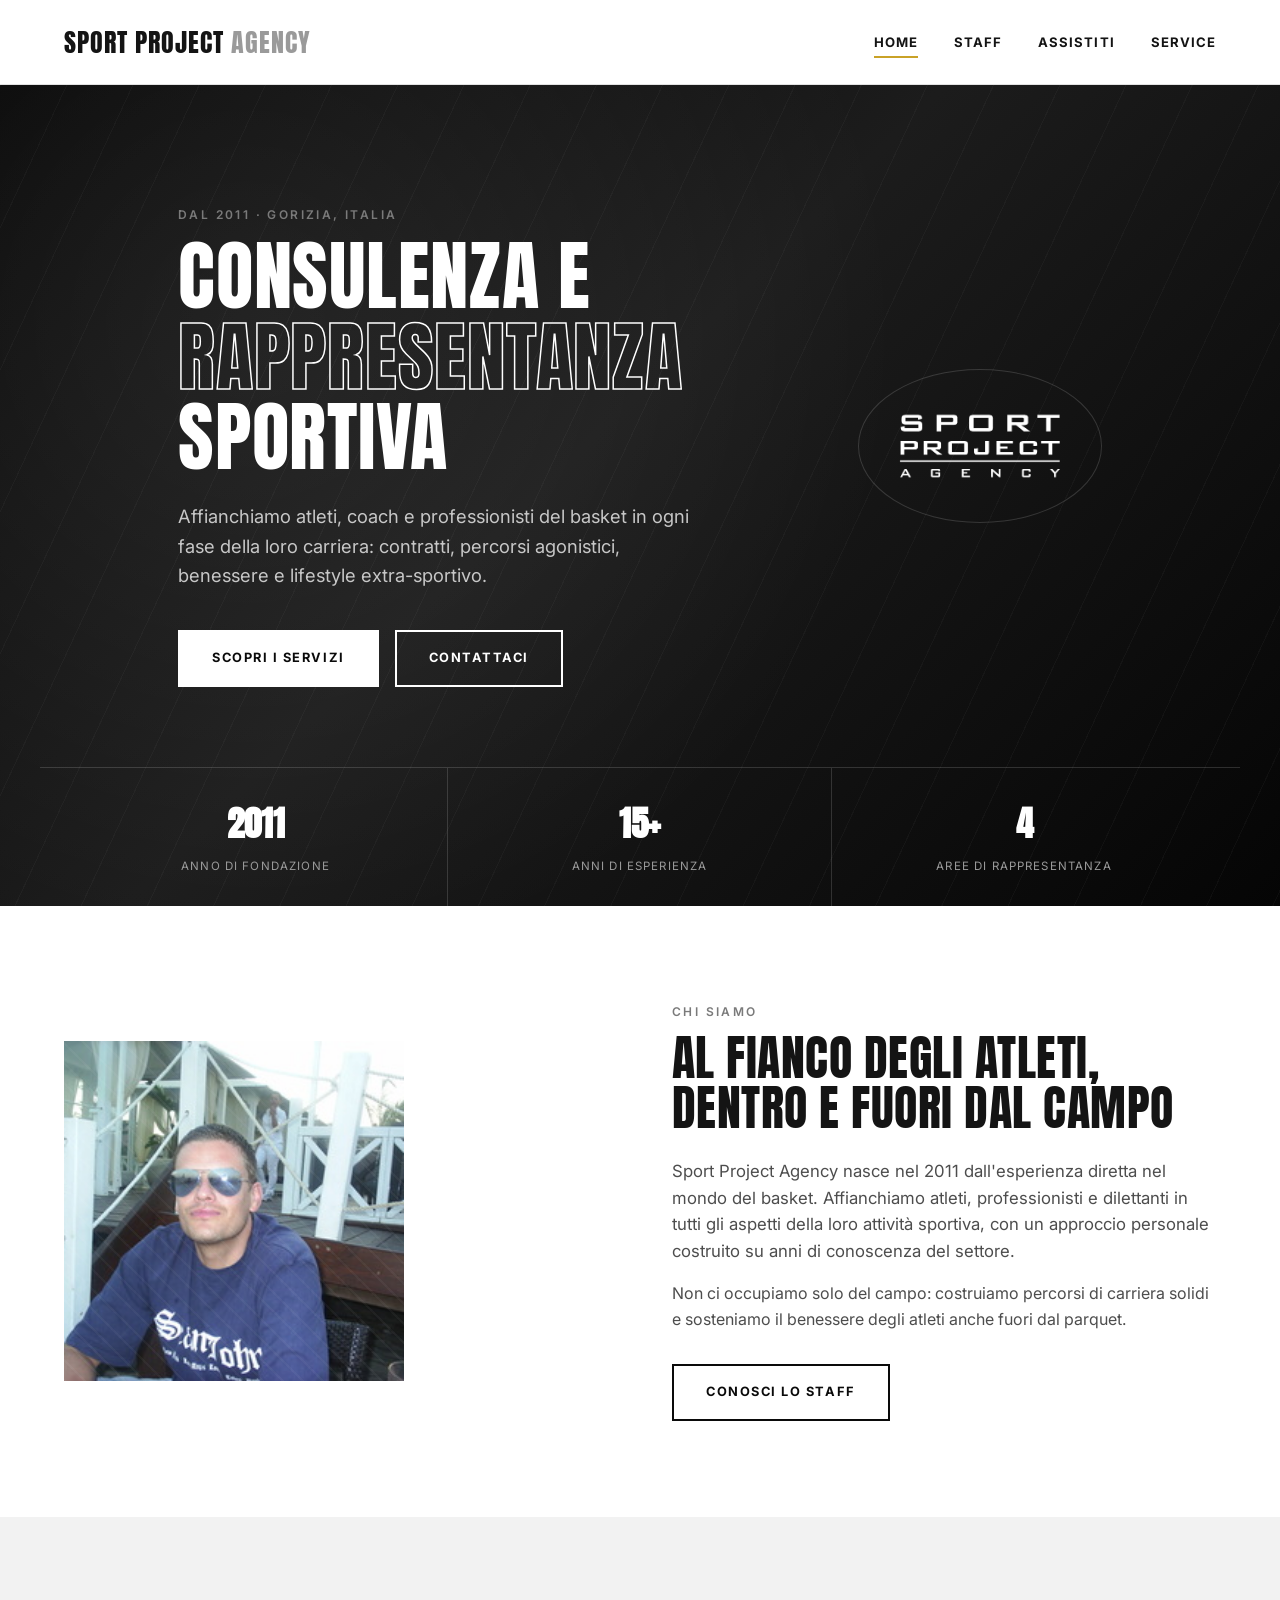
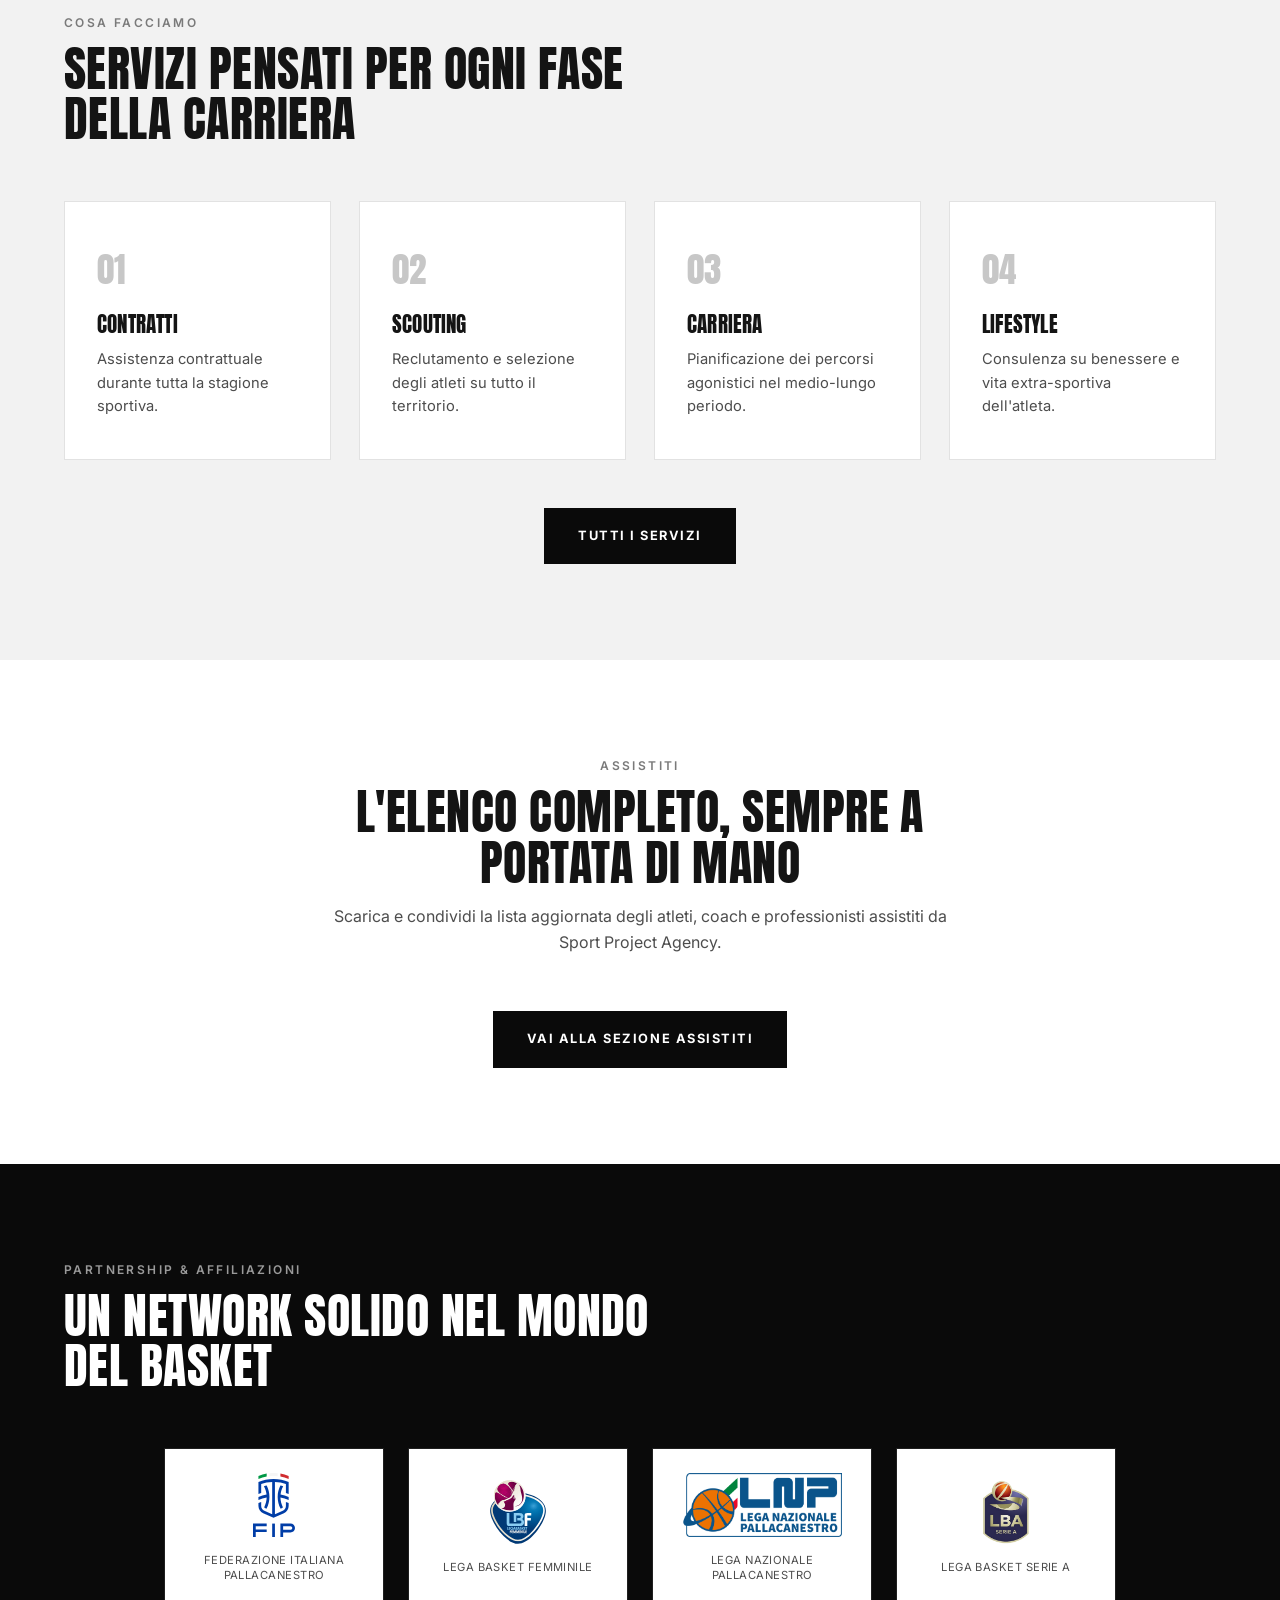
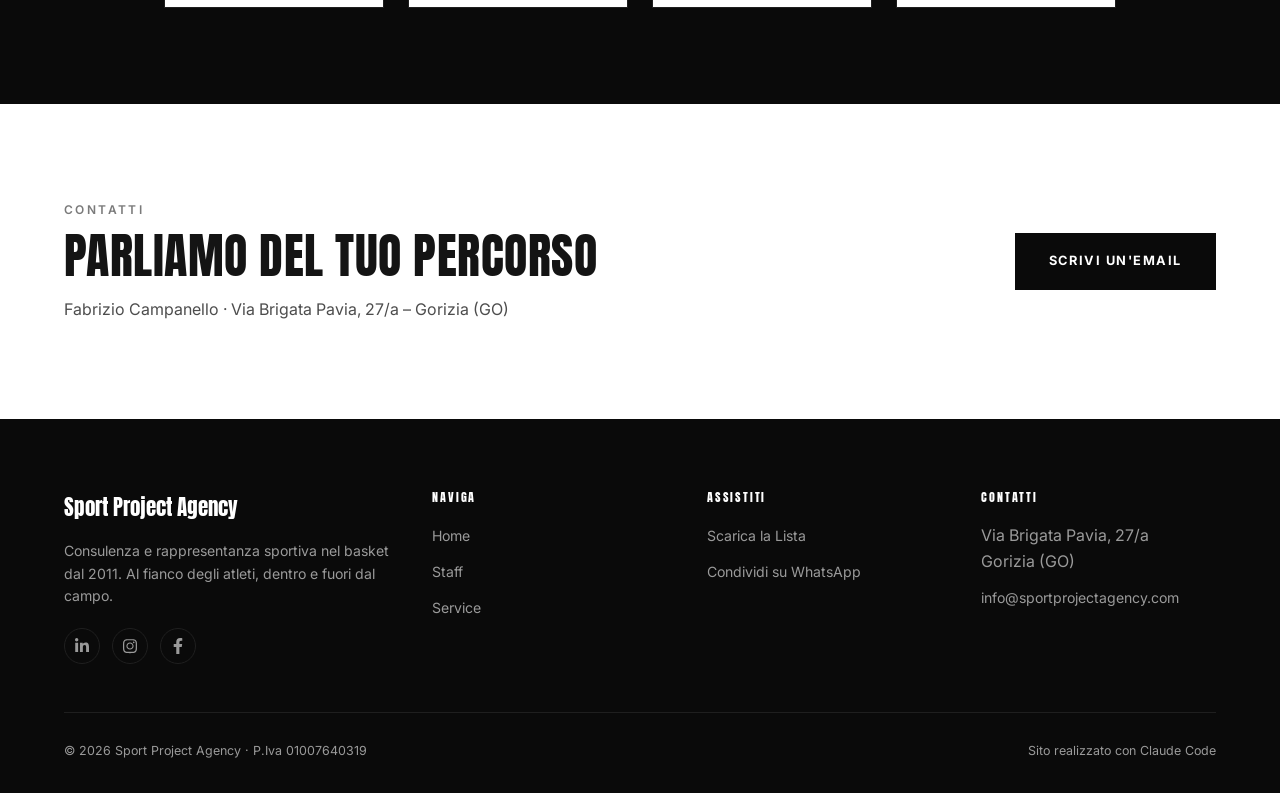
<file: index.html>
<!DOCTYPE html>
<html lang="it">
<head>
<meta charset="UTF-8">
<meta name="viewport" content="width=device-width, initial-scale=1.0">
<title>Sport Project Agency | Consulenza e Rappresentanza Sportiva</title>
<meta name="description" content="Sport Project Agency: consulenza e rappresentanza sportiva nel basket. Assistenza contrattuale, scouting, pianificazione carriera e benessere per atleti, coach e preparatori.">
<link rel="preconnect" href="https://fonts.googleapis.com">
<link href="https://fonts.googleapis.com/css2?family=Anton&family=Inter:wght@400;500;600;700&display=swap" rel="stylesheet">
<link rel="stylesheet" href="css/style.css">
</head>
<body>

<header class="site-header">
  <div class="container">
    <a href="index.html" class="logo">Sport Project <span>Agency</span></a>
    <nav class="nav">
      <ul class="nav-list">
        <li class="is-active"><a href="index.html">Home</a></li>
        <li><a href="staff.html">Staff</a></li>
        <li><a href="assistiti.html">Assistiti</a></li>
        <li><a href="service.html">Service</a></li>
      </ul>
      <a href="#contatti" class="btn btn--outline nav-cta">Contatti</a>
    </nav>
    <button class="nav-toggle" aria-label="Apri menu">
      <span></span><span></span><span></span>
    </button>
  </div>
</header>

<section class="hero">
  <div class="hero-bg"></div>
  <div class="container hero-content">
    <div class="hero-text">
      <span class="eyebrow">Dal 2011 &middot; Gorizia, Italia</span>
      <h1>Consulenza e <em>rappresentanza</em> sportiva</h1>
      <p class="lead">Affianchiamo atleti, coach e professionisti del basket in ogni fase della loro carriera: contratti, percorsi agonistici, benessere e lifestyle extra-sportivo.</p>
      <div class="hero-actions">
        <a href="service.html" class="btn btn--light">Scopri i Servizi</a>
        <a href="#contatti" class="btn btn--outline" style="border-color:#fff;color:#fff">Contattaci</a>
      </div>
    </div>
    <div class="hero-visual">
      <img src="assets/logo.png" alt="Sport Project Agency" class="hero-logo">
    </div>
  </div>
  <div class="container hero-stats">
    <div><strong>2011</strong><span>Anno di Fondazione</span></div>
    <div><strong>15+</strong><span>Anni di Esperienza</span></div>
    <div><strong>4</strong><span>Aree di Rappresentanza</span></div>
  </div>
</section>

<section class="section">
  <div class="container split reveal">
    <div class="media-block square" style="max-width:340px"><img src="upload/fabri-1.jpg" alt="Fabrizio Campanello - Sport Project Agency" loading="lazy"></div>
    <div>
      <span class="eyebrow">Chi Siamo</span>
      <h2>Al fianco degli atleti, dentro e fuori dal campo</h2>
      <p style="margin-top:24px;font-size:1.05rem;">Sport Project Agency nasce nel 2011 dall'esperienza diretta nel mondo del basket. Affianchiamo atleti, professionisti e dilettanti in tutti gli aspetti della loro attivit&agrave; sportiva, con un approccio personale costruito su anni di conoscenza del settore.</p>
      <p style="margin-top:16px;">Non ci occupiamo solo del campo: costruiamo percorsi di carriera solidi e sosteniamo il benessere degli atleti anche fuori dal parquet.</p>
      <a href="staff.html" class="btn btn--outline" style="margin-top:32px;">Conosci lo Staff</a>
    </div>
  </div>
</section>

<section class="section section--gray">
  <div class="container">
    <div class="section-head reveal">
      <span class="eyebrow">Cosa Facciamo</span>
      <h2>Servizi pensati per ogni fase della carriera</h2>
    </div>
    <div class="grid grid--4 reveal">
      <div class="card">
        <span class="num">01</span>
        <h3>Contratti</h3>
        <p>Assistenza contrattuale durante tutta la stagione sportiva.</p>
      </div>
      <div class="card">
        <span class="num">02</span>
        <h3>Scouting</h3>
        <p>Reclutamento e selezione degli atleti su tutto il territorio.</p>
      </div>
      <div class="card">
        <span class="num">03</span>
        <h3>Carriera</h3>
        <p>Pianificazione dei percorsi agonistici nel medio-lungo periodo.</p>
      </div>
      <div class="card">
        <span class="num">04</span>
        <h3>Lifestyle</h3>
        <p>Consulenza su benessere e vita extra-sportiva dell'atleta.</p>
      </div>
    </div>
    <div style="margin-top:48px;text-align:center;" class="reveal">
      <a href="service.html" class="btn">Tutti i Servizi</a>
    </div>
  </div>
</section>

<section class="section">
  <div class="container">
    <div class="section-head center reveal">
      <span class="eyebrow">Assistiti</span>
      <h2>L'elenco completo, sempre a portata di mano</h2>
      <p style="margin-top:16px;">Scarica e condividi la lista aggiornata degli atleti, coach e professionisti assistiti da Sport Project Agency.</p>
    </div>
    <div style="text-align:center;" class="reveal">
      <a href="assistiti.html" class="btn">Vai alla Sezione Assistiti</a>
    </div>
  </div>
</section>

<section class="section section--dark">
  <div class="container">
    <div class="section-head reveal">
      <span class="eyebrow">Partnership &amp; Affiliazioni</span>
      <h2>Un network solido nel mondo del basket</h2>
    </div>
    <div class="partners-row reveal">
      <div class="partner-badge">
        <img src="assets/partners/fip.svg" alt="Logo FIP - Federazione Italiana Pallacanestro" loading="lazy">
        <span>Federazione Italiana Pallacanestro</span>
      </div>
      <div class="partner-badge">
        <img src="assets/partners/lbf.svg" alt="Logo LBF - Lega Basket Femminile" loading="lazy">
        <span>Lega Basket Femminile</span>
      </div>
      <div class="partner-badge">
        <img src="assets/partners/lnp.png" alt="Logo LNP - Lega Nazionale Pallacanestro" loading="lazy">
        <span>Lega Nazionale Pallacanestro</span>
      </div>
      <div class="partner-badge">
        <img src="assets/partners/lba.png" alt="Logo LBA - Lega Basket Serie A" loading="lazy">
        <span>Lega Basket Serie A</span>
      </div>
    </div>
  </div>
</section>

<section class="section" id="contatti">
  <div class="container cta-band reveal">
    <div>
      <span class="eyebrow">Contatti</span>
      <h2>Parliamo del tuo percorso</h2>
      <p style="margin-top:16px;">Fabrizio Campanello &middot; Via Brigata Pavia, 27/a &ndash; Gorizia (GO)</p>
    </div>
    <a href="mailto:info@sportprojectagency.com" class="btn">Scrivi un'Email</a>
  </div>
</section>

<footer class="site-footer">
  <div class="container">
    <div class="footer-grid">
      <div>
        <span class="footer-logo">Sport Project Agency</span>
        <p>Consulenza e rappresentanza sportiva nel basket dal 2011. Al fianco degli atleti, dentro e fuori dal campo.</p>
        <div class="footer-social">
          <a href="#" aria-label="LinkedIn"><svg viewBox="0 0 448 512"><path d="M100.28 448H7.4V148.9h92.88zM53.79 108.1C24.09 108.1 0 83.5 0 53.8a53.79 53.79 0 0 1 107.58 0c0 29.7-24.1 54.3-53.79 54.3zM447.9 448h-92.68V302.4c0-34.7-.7-79.2-48.29-79.2-48.29 0-55.69 37.7-55.69 76.7V448h-92.78V148.9h89.08v40.8h1.3c12.4-23.5 42.69-48.3 87.88-48.3 94 0 111.28 61.9 111.28 142.3V448z"/></svg></a>
          <a href="#" aria-label="Instagram"><svg viewBox="0 0 448 512"><path d="M224.1 141c-63.6 0-114.9 51.3-114.9 114.9 0 63.6 51.3 114.9 114.9 114.9 63.6 0 114.9-51.3 114.9-114.9 0-63.6-51.3-114.9-114.9-114.9zM224.1 336c-44.1 0-80-35.9-80-80s35.9-80 80-80 80 35.9 80 80-35.9 80-80 80zm146.4-194.3c0 14.9-12 26.9-26.9 26.9-14.9 0-26.9-12-26.9-26.9 0-14.9 12-26.9 26.9-26.9 14.9 0 26.9 12 26.9 26.9zm76.1 27.2c-1.7-35.9-9.9-67.7-36.2-93.9-26.2-26.2-58-34.4-93.9-36.2-37-2.1-147.9-2.1-184.9 0-35.8 1.7-67.6 9.9-93.9 36.1s-34.4 58-36.2 93.9c-2.1 37-2.1 147.9 0 184.9 1.7 35.9 9.9 67.7 36.2 93.9s58 34.4 93.9 36.2c37 2.1 147.9 2.1 184.9 0 35.9-1.7 67.7-9.9 93.9-36.2 26.2-26.2 34.4-58 36.2-93.9 2.1-37 2.1-147.8 0-184.8zM398.8 388c-7.8 19.6-22.9 34.7-42.6 42.6-29.5 11.7-99.5 9-132.2 9s-102.7 2.6-132.2-9c-19.6-7.8-34.7-22.9-42.6-42.6-11.7-29.5-9-99.5-9-132.2s-2.6-102.7 9-132.2c7.8-19.6 22.9-34.7 42.6-42.6 29.5-11.7 99.5-9 132.2-9s102.7-2.6 132.2 9c19.6 7.8 34.7 22.9 42.6 42.6 11.7 29.5 9 99.5 9 132.2s2.7 102.8-9 132.2z"/></svg></a>
          <a href="#" aria-label="Facebook"><svg viewBox="0 0 320 512"><path d="M279.14 288l14.22-92.66h-88.91v-60.13c0-25.35 12.42-50.06 52.24-50.06h40.42V6.26S260.43 0 225.36 0c-73.22 0-121.08 44.38-121.08 124.72v70.62H22.89V288h81.39v224h100.17V288z"/></svg></a>
        </div>
      </div>
      <div>
        <h4>Naviga</h4>
        <ul>
          <li><a href="index.html">Home</a></li>
          <li><a href="staff.html">Staff</a></li>
          <li><a href="service.html">Service</a></li>
        </ul>
      </div>
      <div>
        <h4>Assistiti</h4>
        <ul>
          <li><a href="assistiti.html">Scarica la Lista</a></li>
          <li><a href="assistiti.html#condividi">Condividi su WhatsApp</a></li>
        </ul>
      </div>
      <div>
        <h4>Contatti</h4>
        <ul>
          <li>Via Brigata Pavia, 27/a<br>Gorizia (GO)</li>
          <li><a href="mailto:info@sportprojectagency.com">info@sportprojectagency.com</a></li>
        </ul>
      </div>
    </div>
    <div class="footer-bottom">
      <span>&copy; 2026 Sport Project Agency &middot; P.Iva 01007640319</span>
      <span>Sito realizzato con Claude Code</span>
    </div>
  </div>
</footer>

<script src="js/main.js"></script>
</body>
</html>
</file>
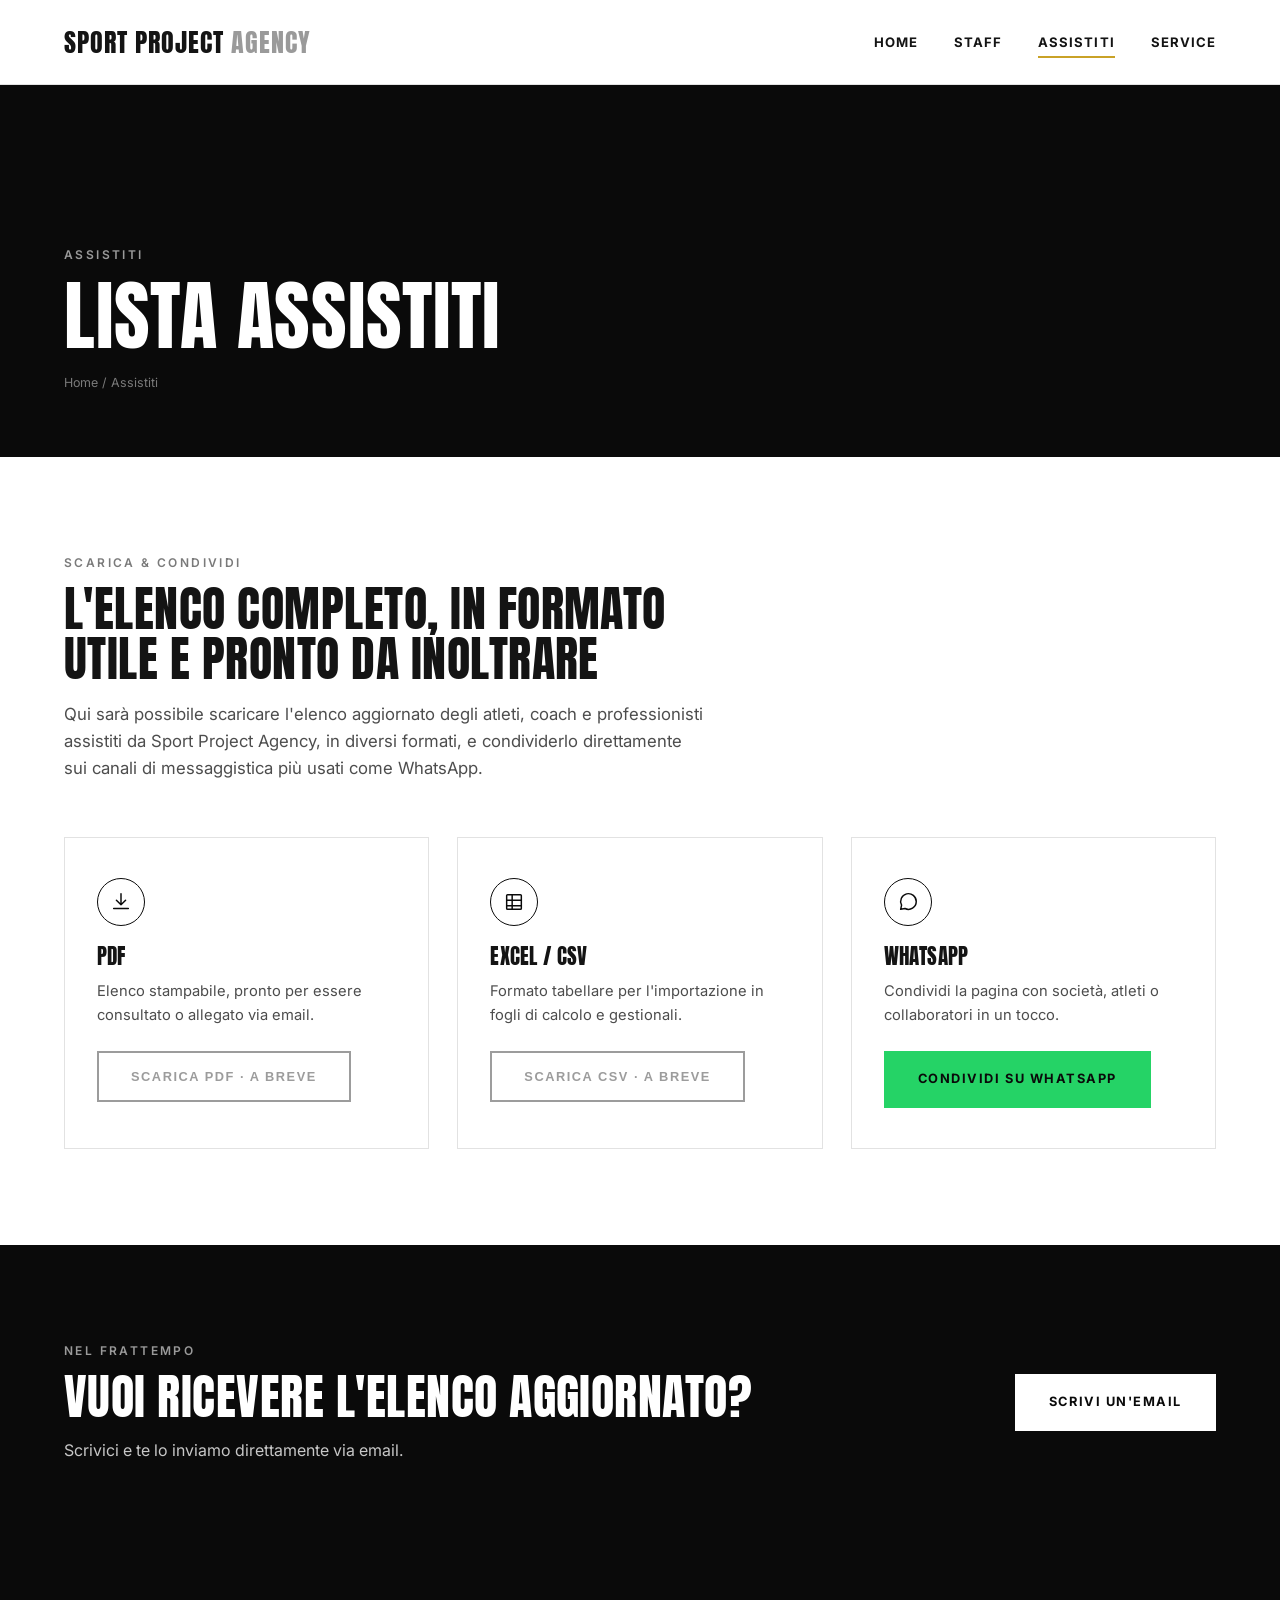
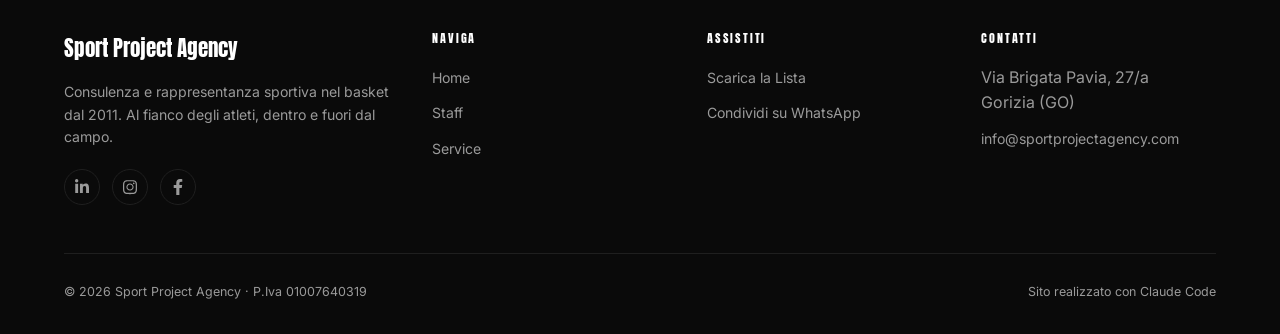
<file: assistiti.html>
<!DOCTYPE html>
<html lang="it">
<head>
<meta charset="UTF-8">
<meta name="viewport" content="width=device-width, initial-scale=1.0">
<title>Assistiti | Sport Project Agency</title>
<meta name="description" content="Scarica e condividi la lista degli atleti, coach e professionisti assistiti da Sport Project Agency, anche via WhatsApp.">
<link rel="preconnect" href="https://fonts.googleapis.com">
<link href="https://fonts.googleapis.com/css2?family=Anton&family=Inter:wght@400;500;600;700&display=swap" rel="stylesheet">
<link rel="stylesheet" href="css/style.css">
</head>
<body>

<header class="site-header">
  <div class="container">
    <a href="index.html" class="logo">Sport Project <span>Agency</span></a>
    <nav class="nav">
      <ul class="nav-list">
        <li><a href="index.html">Home</a></li>
        <li><a href="staff.html">Staff</a></li>
        <li class="is-active"><a href="assistiti.html">Assistiti</a></li>
        <li><a href="service.html">Service</a></li>
      </ul>
      <a href="index.html#contatti" class="btn btn--outline nav-cta">Contatti</a>
    </nav>
    <button class="nav-toggle" aria-label="Apri menu">
      <span></span><span></span><span></span>
    </button>
  </div>
</header>

<section class="page-header">
  <div class="container">
    <span class="eyebrow">Assistiti</span>
    <h1>Lista Assistiti</h1>
    <p class="breadcrumb"><a href="index.html">Home</a> / Assistiti</p>
  </div>
</section>

<section class="section">
  <div class="container">
    <div class="section-head reveal">
      <span class="eyebrow">Scarica &amp; Condividi</span>
      <h2>L'elenco completo, in formato utile e pronto da inoltrare</h2>
      <p style="margin-top:16px;font-size:1.05rem;">Qui sar&agrave; possibile scaricare l'elenco aggiornato degli atleti, coach e professionisti assistiti da Sport Project Agency, in diversi formati, e condividerlo direttamente sui canali di messaggistica pi&ugrave; usati come WhatsApp.</p>
    </div>

    <div class="grid grid--3 reveal">
      <div class="card">
        <div class="icon-box">
          <svg viewBox="0 0 24 24"><path d="M12 3v12m0 0l-5-5m5 5l5-5M4 19h16" stroke-linecap="round" stroke-linejoin="round"/></svg>
        </div>
        <h3>PDF</h3>
        <p>Elenco stampabile, pronto per essere consultato o allegato via email.</p>
        <button class="btn btn--outline" style="margin-top:24px;" disabled aria-disabled="true">Scarica PDF &middot; A breve</button>
      </div>
      <div class="card">
        <div class="icon-box">
          <svg viewBox="0 0 24 24"><rect x="4" y="4" width="16" height="16" rx="1"/><path d="M4 10h16M4 16h16M10 4v16" stroke-linecap="round" stroke-linejoin="round"/></svg>
        </div>
        <h3>Excel / CSV</h3>
        <p>Formato tabellare per l'importazione in fogli di calcolo e gestionali.</p>
        <button class="btn btn--outline" style="margin-top:24px;" disabled aria-disabled="true">Scarica CSV &middot; A breve</button>
      </div>
      <div class="card" id="condividi">
        <div class="icon-box">
          <svg viewBox="0 0 24 24"><path d="M21 11.5a8.5 8.5 0 01-12.3 7.6L4 20l1-4.6A8.5 8.5 0 1121 11.5z" stroke-linecap="round" stroke-linejoin="round"/></svg>
        </div>
        <h3>WhatsApp</h3>
        <p>Condividi la pagina con societ&agrave;, atleti o collaboratori in un tocco.</p>
        <a class="btn btn--whatsapp" style="margin-top:24px;" href="https://wa.me/?text=Ecco%20la%20lista%20assistiti%20di%20Sport%20Project%20Agency%3A%20https%3A%2F%2Fsportprojectagency.com%2Fassistiti.html" target="_blank" rel="noopener">Condividi su WhatsApp</a>
      </div>
    </div>
  </div>
</section>

<section class="section section--dark">
  <div class="container cta-band reveal">
    <div>
      <span class="eyebrow">Nel Frattempo</span>
      <h2>Vuoi ricevere l'elenco aggiornato?</h2>
      <p style="margin-top:16px;">Scrivici e te lo inviamo direttamente via email.</p>
    </div>
    <a href="mailto:info@sportprojectagency.com" class="btn btn--light">Scrivi un'Email</a>
  </div>
</section>

<footer class="site-footer">
  <div class="container">
    <div class="footer-grid">
      <div>
        <span class="footer-logo">Sport Project Agency</span>
        <p>Consulenza e rappresentanza sportiva nel basket dal 2011. Al fianco degli atleti, dentro e fuori dal campo.</p>
        <div class="footer-social">
          <a href="#" aria-label="LinkedIn"><svg viewBox="0 0 448 512"><path d="M100.28 448H7.4V148.9h92.88zM53.79 108.1C24.09 108.1 0 83.5 0 53.8a53.79 53.79 0 0 1 107.58 0c0 29.7-24.1 54.3-53.79 54.3zM447.9 448h-92.68V302.4c0-34.7-.7-79.2-48.29-79.2-48.29 0-55.69 37.7-55.69 76.7V448h-92.78V148.9h89.08v40.8h1.3c12.4-23.5 42.69-48.3 87.88-48.3 94 0 111.28 61.9 111.28 142.3V448z"/></svg></a>
          <a href="#" aria-label="Instagram"><svg viewBox="0 0 448 512"><path d="M224.1 141c-63.6 0-114.9 51.3-114.9 114.9 0 63.6 51.3 114.9 114.9 114.9 63.6 0 114.9-51.3 114.9-114.9 0-63.6-51.3-114.9-114.9-114.9zM224.1 336c-44.1 0-80-35.9-80-80s35.9-80 80-80 80 35.9 80 80-35.9 80-80 80zm146.4-194.3c0 14.9-12 26.9-26.9 26.9-14.9 0-26.9-12-26.9-26.9 0-14.9 12-26.9 26.9-26.9 14.9 0 26.9 12 26.9 26.9zm76.1 27.2c-1.7-35.9-9.9-67.7-36.2-93.9-26.2-26.2-58-34.4-93.9-36.2-37-2.1-147.9-2.1-184.9 0-35.8 1.7-67.6 9.9-93.9 36.1s-34.4 58-36.2 93.9c-2.1 37-2.1 147.9 0 184.9 1.7 35.9 9.9 67.7 36.2 93.9s58 34.4 93.9 36.2c37 2.1 147.9 2.1 184.9 0 35.9-1.7 67.7-9.9 93.9-36.2 26.2-26.2 34.4-58 36.2-93.9 2.1-37 2.1-147.8 0-184.8zM398.8 388c-7.8 19.6-22.9 34.7-42.6 42.6-29.5 11.7-99.5 9-132.2 9s-102.7 2.6-132.2-9c-19.6-7.8-34.7-22.9-42.6-42.6-11.7-29.5-9-99.5-9-132.2s-2.6-102.7 9-132.2c7.8-19.6 22.9-34.7 42.6-42.6 29.5-11.7 99.5-9 132.2-9s102.7-2.6 132.2 9c19.6 7.8 34.7 22.9 42.6 42.6 11.7 29.5 9 99.5 9 132.2s2.7 102.8-9 132.2z"/></svg></a>
          <a href="#" aria-label="Facebook"><svg viewBox="0 0 320 512"><path d="M279.14 288l14.22-92.66h-88.91v-60.13c0-25.35 12.42-50.06 52.24-50.06h40.42V6.26S260.43 0 225.36 0c-73.22 0-121.08 44.38-121.08 124.72v70.62H22.89V288h81.39v224h100.17V288z"/></svg></a>
        </div>
      </div>
      <div>
        <h4>Naviga</h4>
        <ul>
          <li><a href="index.html">Home</a></li>
          <li><a href="staff.html">Staff</a></li>
          <li><a href="service.html">Service</a></li>
        </ul>
      </div>
      <div>
        <h4>Assistiti</h4>
        <ul>
          <li><a href="assistiti.html">Scarica la Lista</a></li>
          <li><a href="assistiti.html#condividi">Condividi su WhatsApp</a></li>
        </ul>
      </div>
      <div>
        <h4>Contatti</h4>
        <ul>
          <li>Via Brigata Pavia, 27/a<br>Gorizia (GO)</li>
          <li><a href="mailto:info@sportprojectagency.com">info@sportprojectagency.com</a></li>
        </ul>
      </div>
    </div>
    <div class="footer-bottom">
      <span>&copy; 2026 Sport Project Agency &middot; P.Iva 01007640319</span>
      <span>Sito realizzato con Claude Code</span>
    </div>
  </div>
</footer>

<script src="js/main.js"></script>
</body>
</html>
</file>
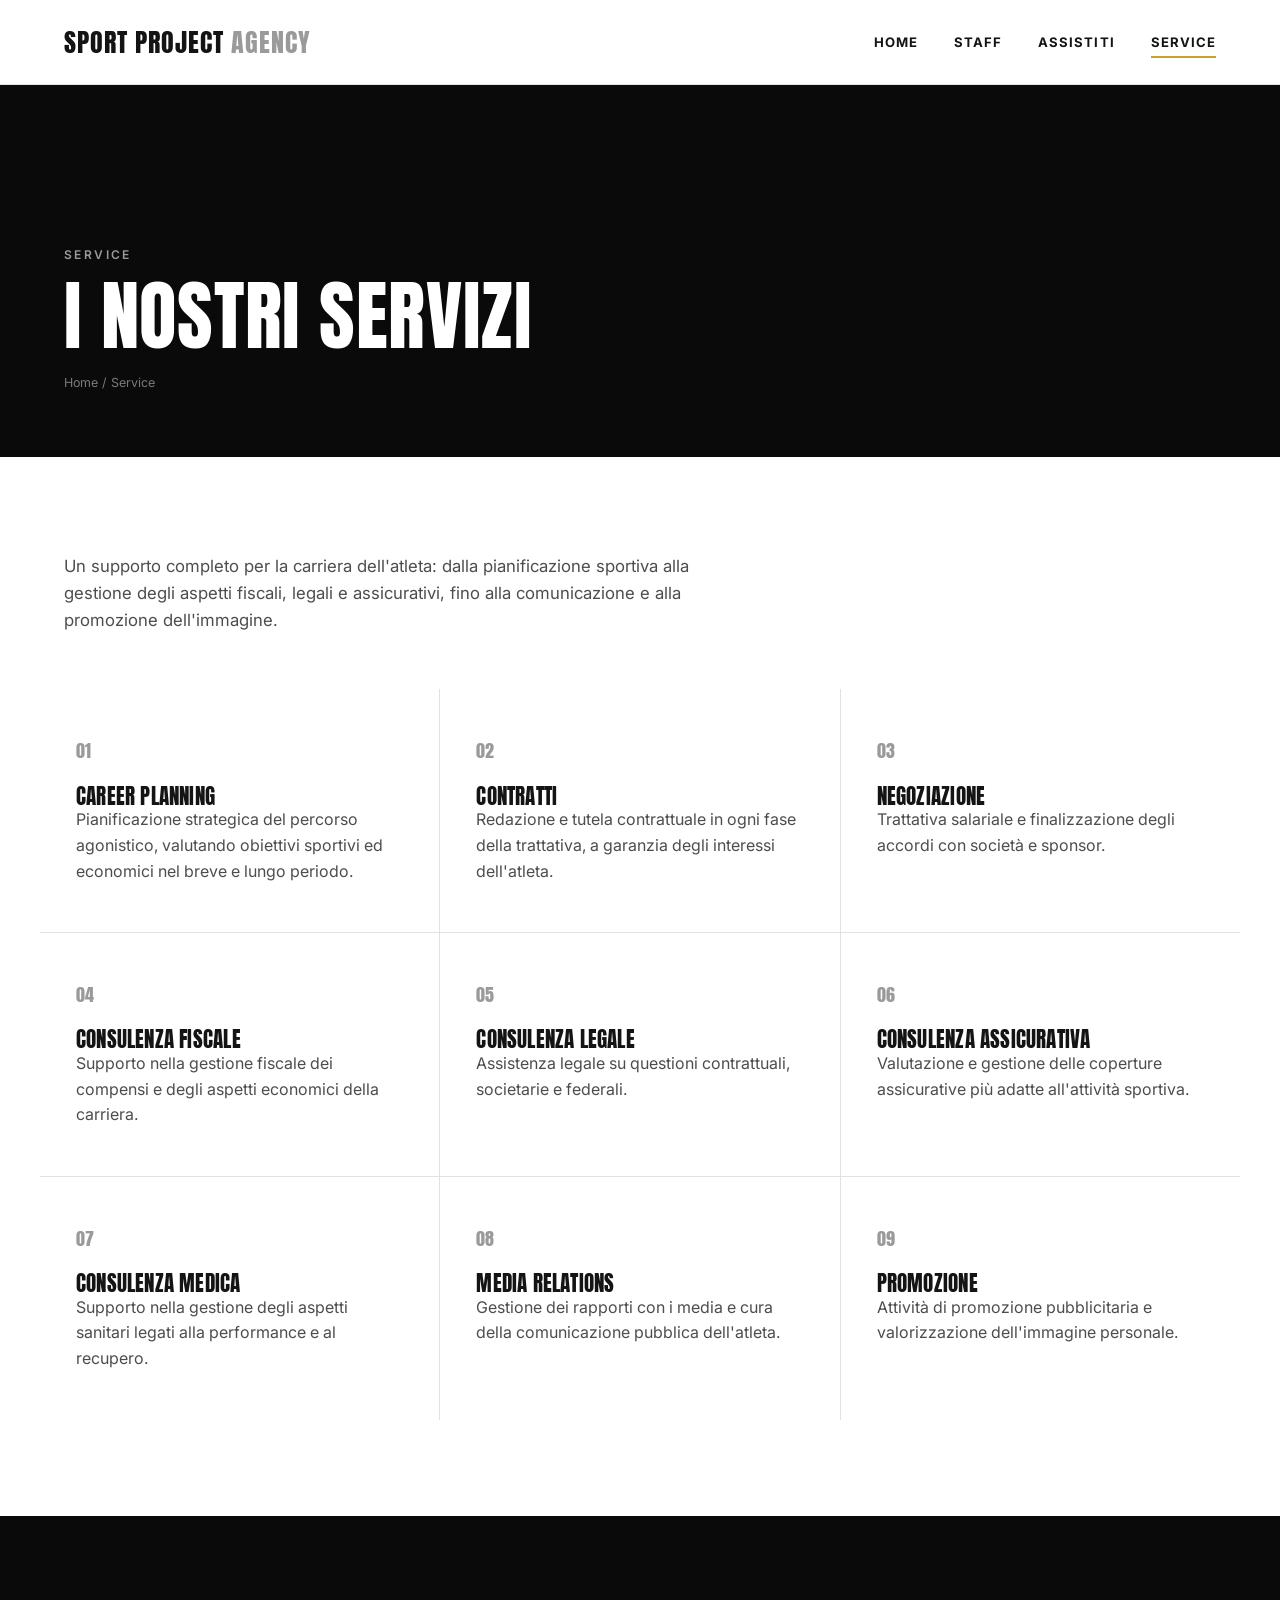
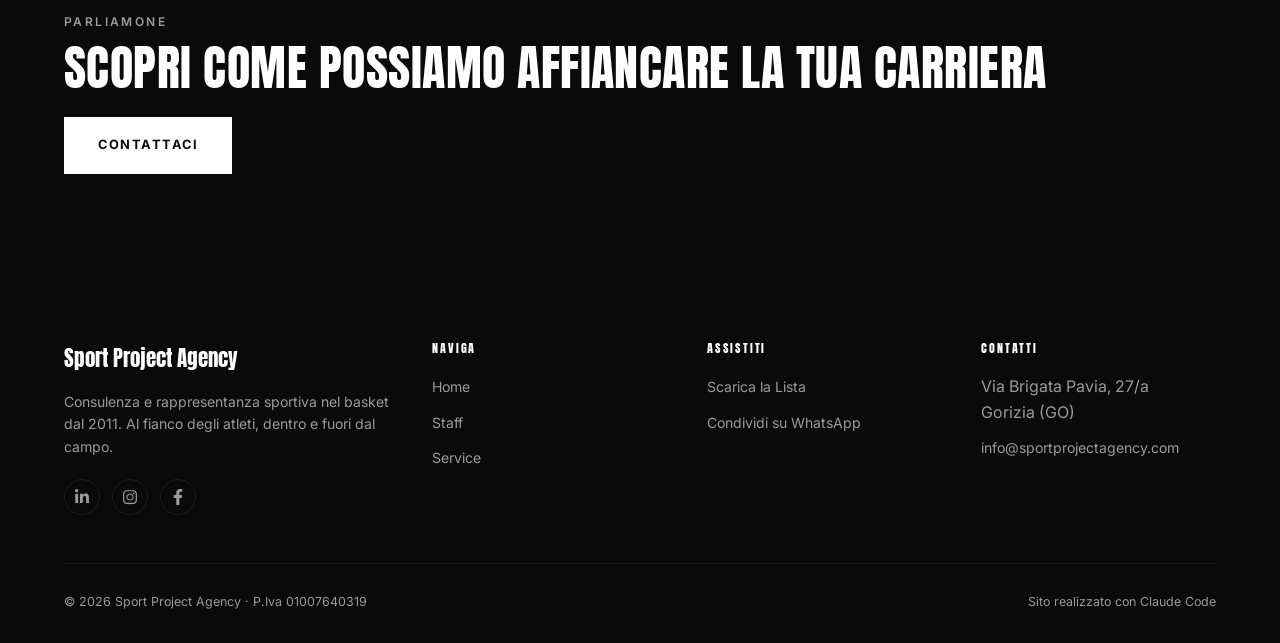
<file: service.html>
<!DOCTYPE html>
<html lang="it">
<head>
<meta charset="UTF-8">
<meta name="viewport" content="width=device-width, initial-scale=1.0">
<title>Service | Sport Project Agency</title>
<meta name="description" content="I servizi di Sport Project Agency: pianificazione carriera, contratti, negoziazione, consulenza fiscale, legale, assicurativa, medica, media e promozione.">
<link rel="preconnect" href="https://fonts.googleapis.com">
<link href="https://fonts.googleapis.com/css2?family=Anton&family=Inter:wght@400;500;600;700&display=swap" rel="stylesheet">
<link rel="stylesheet" href="css/style.css">
</head>
<body>

<header class="site-header">
  <div class="container">
    <a href="index.html" class="logo">Sport Project <span>Agency</span></a>
    <nav class="nav">
      <ul class="nav-list">
        <li><a href="index.html">Home</a></li>
        <li><a href="staff.html">Staff</a></li>
        <li><a href="assistiti.html">Assistiti</a></li>
        <li class="is-active"><a href="service.html">Service</a></li>
      </ul>
      <a href="index.html#contatti" class="btn btn--outline nav-cta">Contatti</a>
    </nav>
    <button class="nav-toggle" aria-label="Apri menu">
      <span></span><span></span><span></span>
    </button>
  </div>
</header>

<section class="page-header">
  <div class="container">
    <span class="eyebrow">Service</span>
    <h1>I nostri servizi</h1>
    <p class="breadcrumb"><a href="index.html">Home</a> / Service</p>
  </div>
</section>

<section class="section">
  <div class="container">
    <div class="section-head reveal">
      <p style="font-size:1.05rem;">Un supporto completo per la carriera dell'atleta: dalla pianificazione sportiva alla gestione degli aspetti fiscali, legali e assicurativi, fino alla comunicazione e alla promozione dell'immagine.</p>
    </div>
  </div>
  <div class="container reveal" style="padding:0;">
    <div class="service-detail-grid">
      <div class="service-detail">
        <span class="num">01</span>
        <h3>Career Planning</h3>
        <p>Pianificazione strategica del percorso agonistico, valutando obiettivi sportivi ed economici nel breve e lungo periodo.</p>
      </div>
      <div class="service-detail">
        <span class="num">02</span>
        <h3>Contratti</h3>
        <p>Redazione e tutela contrattuale in ogni fase della trattativa, a garanzia degli interessi dell'atleta.</p>
      </div>
      <div class="service-detail">
        <span class="num">03</span>
        <h3>Negoziazione</h3>
        <p>Trattativa salariale e finalizzazione degli accordi con societ&agrave; e sponsor.</p>
      </div>
      <div class="service-detail">
        <span class="num">04</span>
        <h3>Consulenza Fiscale</h3>
        <p>Supporto nella gestione fiscale dei compensi e degli aspetti economici della carriera.</p>
      </div>
      <div class="service-detail">
        <span class="num">05</span>
        <h3>Consulenza Legale</h3>
        <p>Assistenza legale su questioni contrattuali, societarie e federali.</p>
      </div>
      <div class="service-detail">
        <span class="num">06</span>
        <h3>Consulenza Assicurativa</h3>
        <p>Valutazione e gestione delle coperture assicurative pi&ugrave; adatte all'attivit&agrave; sportiva.</p>
      </div>
      <div class="service-detail">
        <span class="num">07</span>
        <h3>Consulenza Medica</h3>
        <p>Supporto nella gestione degli aspetti sanitari legati alla performance e al recupero.</p>
      </div>
      <div class="service-detail">
        <span class="num">08</span>
        <h3>Media Relations</h3>
        <p>Gestione dei rapporti con i media e cura della comunicazione pubblica dell'atleta.</p>
      </div>
      <div class="service-detail">
        <span class="num">09</span>
        <h3>Promozione</h3>
        <p>Attivit&agrave; di promozione pubblicitaria e valorizzazione dell'immagine personale.</p>
      </div>
    </div>
  </div>
</section>

<section class="section section--dark">
  <div class="container cta-band reveal">
    <div>
      <span class="eyebrow">Parliamone</span>
      <h2>Scopri come possiamo affiancare la tua carriera</h2>
    </div>
    <a href="index.html#contatti" class="btn btn--light">Contattaci</a>
  </div>
</section>

<footer class="site-footer">
  <div class="container">
    <div class="footer-grid">
      <div>
        <span class="footer-logo">Sport Project Agency</span>
        <p>Consulenza e rappresentanza sportiva nel basket dal 2011. Al fianco degli atleti, dentro e fuori dal campo.</p>
        <div class="footer-social">
          <a href="#" aria-label="LinkedIn"><svg viewBox="0 0 448 512"><path d="M100.28 448H7.4V148.9h92.88zM53.79 108.1C24.09 108.1 0 83.5 0 53.8a53.79 53.79 0 0 1 107.58 0c0 29.7-24.1 54.3-53.79 54.3zM447.9 448h-92.68V302.4c0-34.7-.7-79.2-48.29-79.2-48.29 0-55.69 37.7-55.69 76.7V448h-92.78V148.9h89.08v40.8h1.3c12.4-23.5 42.69-48.3 87.88-48.3 94 0 111.28 61.9 111.28 142.3V448z"/></svg></a>
          <a href="#" aria-label="Instagram"><svg viewBox="0 0 448 512"><path d="M224.1 141c-63.6 0-114.9 51.3-114.9 114.9 0 63.6 51.3 114.9 114.9 114.9 63.6 0 114.9-51.3 114.9-114.9 0-63.6-51.3-114.9-114.9-114.9zM224.1 336c-44.1 0-80-35.9-80-80s35.9-80 80-80 80 35.9 80 80-35.9 80-80 80zm146.4-194.3c0 14.9-12 26.9-26.9 26.9-14.9 0-26.9-12-26.9-26.9 0-14.9 12-26.9 26.9-26.9 14.9 0 26.9 12 26.9 26.9zm76.1 27.2c-1.7-35.9-9.9-67.7-36.2-93.9-26.2-26.2-58-34.4-93.9-36.2-37-2.1-147.9-2.1-184.9 0-35.8 1.7-67.6 9.9-93.9 36.1s-34.4 58-36.2 93.9c-2.1 37-2.1 147.9 0 184.9 1.7 35.9 9.9 67.7 36.2 93.9s58 34.4 93.9 36.2c37 2.1 147.9 2.1 184.9 0 35.9-1.7 67.7-9.9 93.9-36.2 26.2-26.2 34.4-58 36.2-93.9 2.1-37 2.1-147.8 0-184.8zM398.8 388c-7.8 19.6-22.9 34.7-42.6 42.6-29.5 11.7-99.5 9-132.2 9s-102.7 2.6-132.2-9c-19.6-7.8-34.7-22.9-42.6-42.6-11.7-29.5-9-99.5-9-132.2s-2.6-102.7 9-132.2c7.8-19.6 22.9-34.7 42.6-42.6 29.5-11.7 99.5-9 132.2-9s102.7-2.6 132.2 9c19.6 7.8 34.7 22.9 42.6 42.6 11.7 29.5 9 99.5 9 132.2s2.7 102.8-9 132.2z"/></svg></a>
          <a href="#" aria-label="Facebook"><svg viewBox="0 0 320 512"><path d="M279.14 288l14.22-92.66h-88.91v-60.13c0-25.35 12.42-50.06 52.24-50.06h40.42V6.26S260.43 0 225.36 0c-73.22 0-121.08 44.38-121.08 124.72v70.62H22.89V288h81.39v224h100.17V288z"/></svg></a>
        </div>
      </div>
      <div>
        <h4>Naviga</h4>
        <ul>
          <li><a href="index.html">Home</a></li>
          <li><a href="staff.html">Staff</a></li>
          <li><a href="service.html">Service</a></li>
        </ul>
      </div>
      <div>
        <h4>Assistiti</h4>
        <ul>
          <li><a href="assistiti.html">Scarica la Lista</a></li>
          <li><a href="assistiti.html#condividi">Condividi su WhatsApp</a></li>
        </ul>
      </div>
      <div>
        <h4>Contatti</h4>
        <ul>
          <li>Via Brigata Pavia, 27/a<br>Gorizia (GO)</li>
          <li><a href="mailto:info@sportprojectagency.com">info@sportprojectagency.com</a></li>
        </ul>
      </div>
    </div>
    <div class="footer-bottom">
      <span>&copy; 2026 Sport Project Agency &middot; P.Iva 01007640319</span>
      <span>Sito realizzato con Claude Code</span>
    </div>
  </div>
</footer>

<script src="js/main.js"></script>
</body>
</html>
</file>
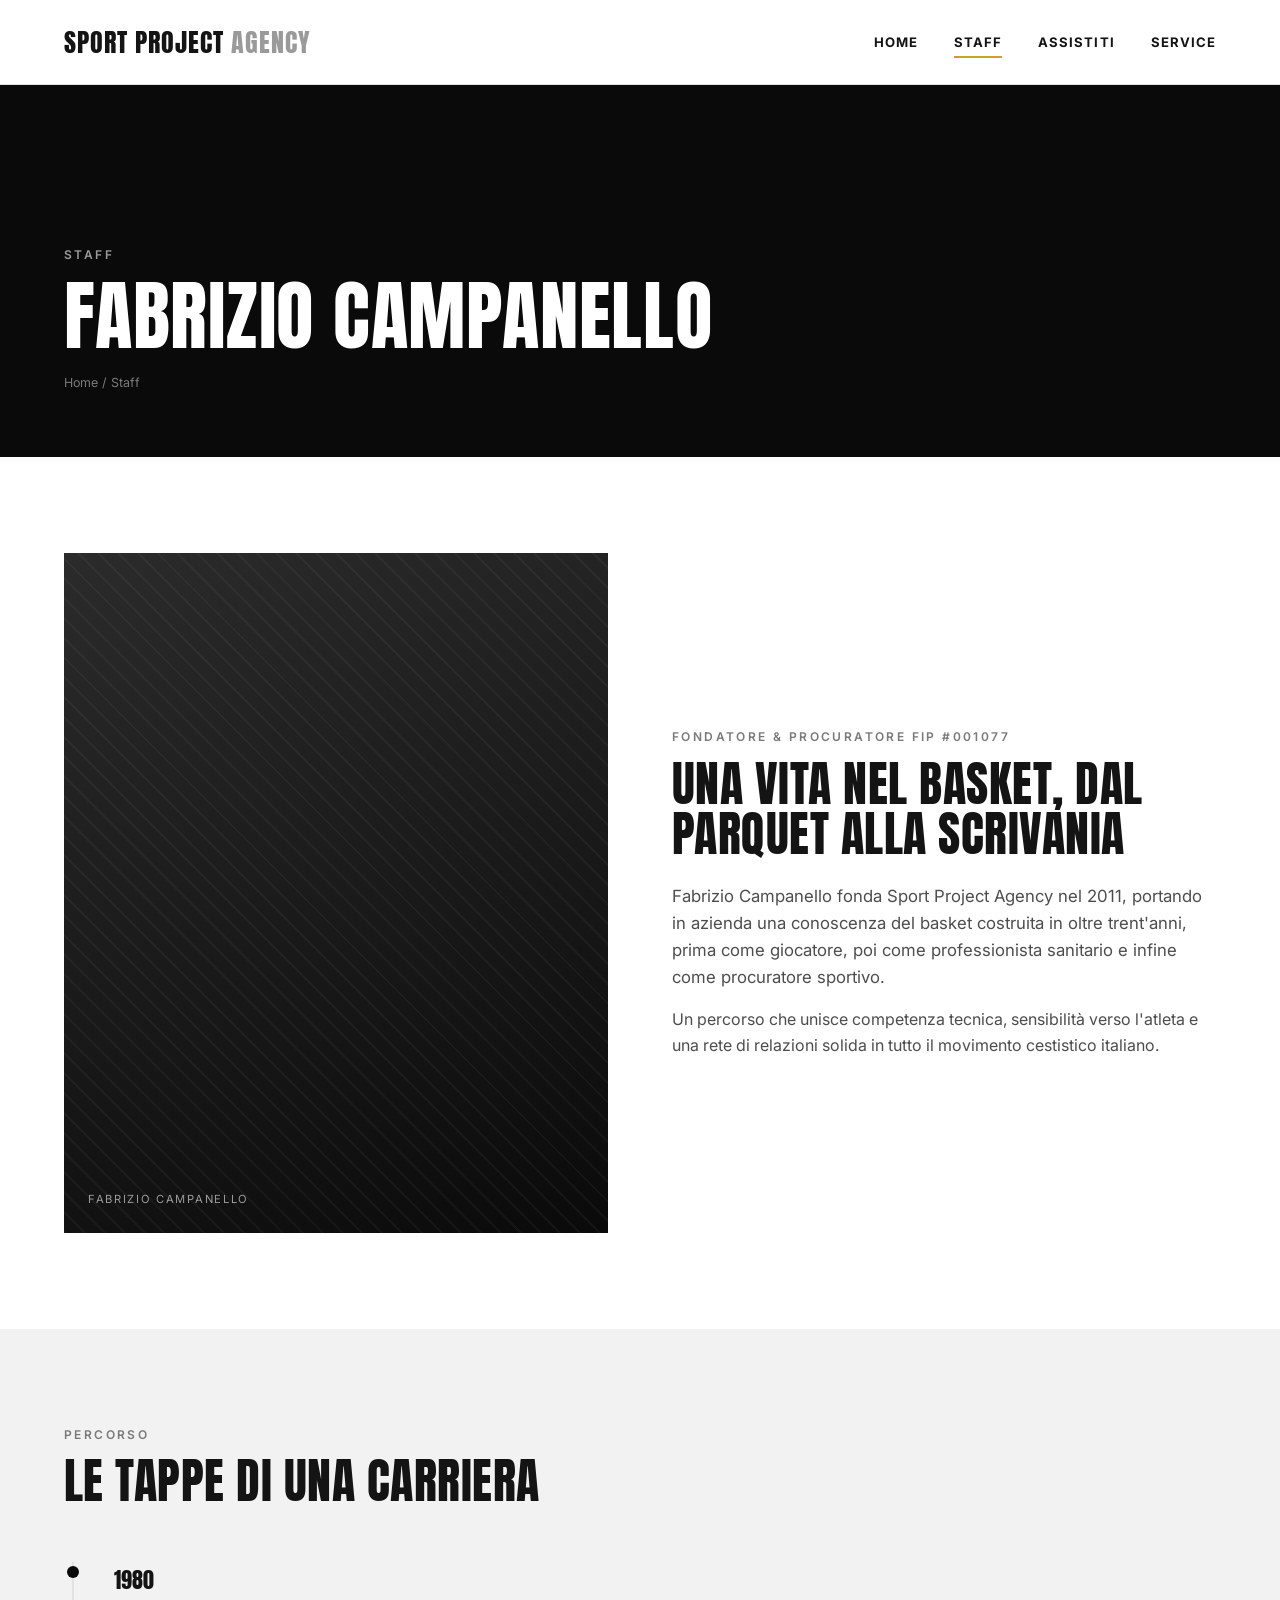
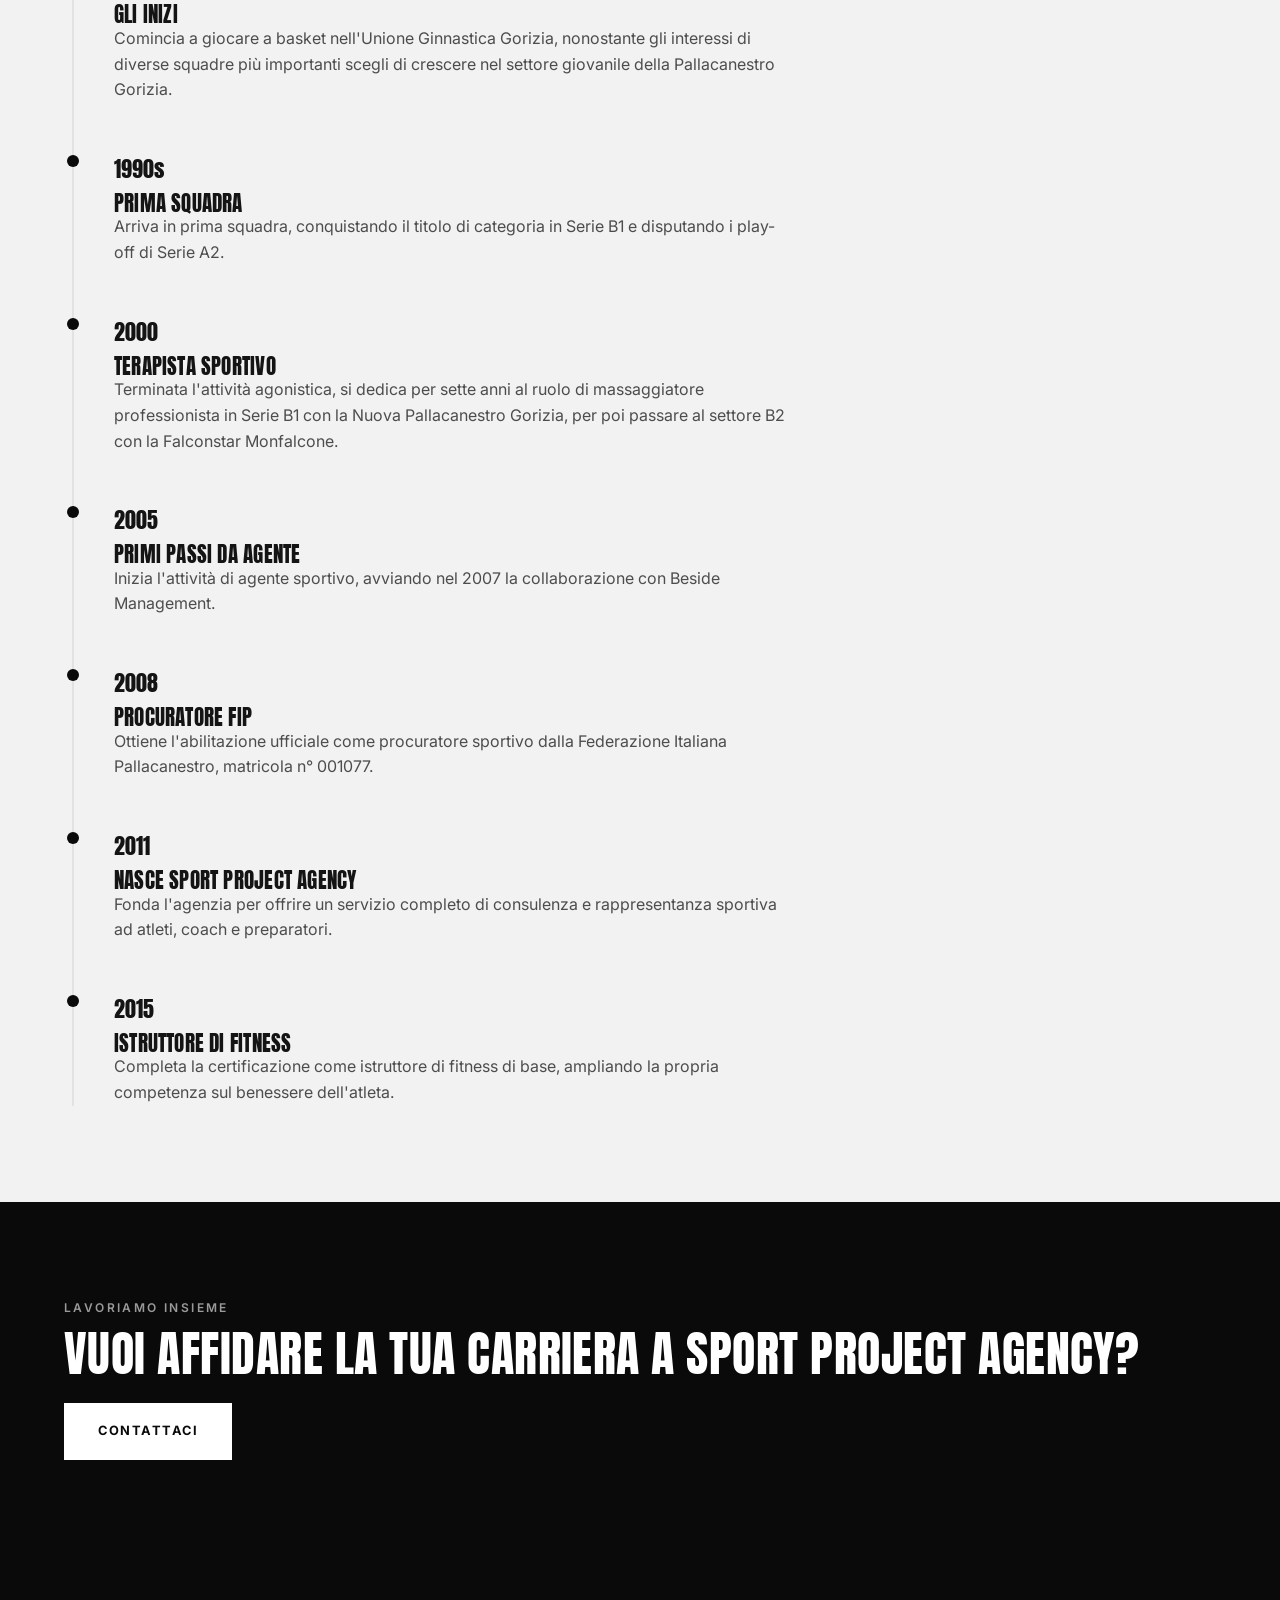
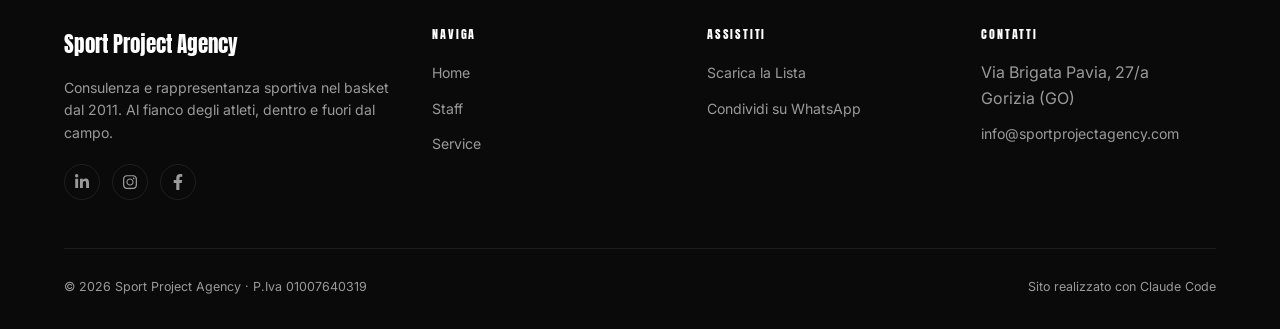
<file: staff.html>
<!DOCTYPE html>
<html lang="it">
<head>
<meta charset="UTF-8">
<meta name="viewport" content="width=device-width, initial-scale=1.0">
<title>Staff | Sport Project Agency</title>
<meta name="description" content="Fabrizio Campanello, fondatore di Sport Project Agency: la carriera da giocatore, massaggiatore sportivo e procuratore FIP.">
<link rel="preconnect" href="https://fonts.googleapis.com">
<link href="https://fonts.googleapis.com/css2?family=Anton&family=Inter:wght@400;500;600;700&display=swap" rel="stylesheet">
<link rel="stylesheet" href="css/style.css">
</head>
<body>

<header class="site-header">
  <div class="container">
    <a href="index.html" class="logo">Sport Project <span>Agency</span></a>
    <nav class="nav">
      <ul class="nav-list">
        <li><a href="index.html">Home</a></li>
        <li class="is-active"><a href="staff.html">Staff</a></li>
        <li><a href="assistiti.html">Assistiti</a></li>
        <li><a href="service.html">Service</a></li>
      </ul>
      <a href="index.html#contatti" class="btn btn--outline nav-cta">Contatti</a>
    </nav>
    <button class="nav-toggle" aria-label="Apri menu">
      <span></span><span></span><span></span>
    </button>
  </div>
</header>

<section class="page-header">
  <div class="container">
    <span class="eyebrow">Staff</span>
    <h1>Fabrizio Campanello</h1>
    <p class="breadcrumb"><a href="index.html">Home</a> / Staff</p>
  </div>
</section>

<section class="section">
  <div class="container split reveal">
    <div class="media-block" data-label="Fabrizio Campanello"></div>
    <div>
      <span class="eyebrow">Fondatore &amp; Procuratore FIP #001077</span>
      <h2>Una vita nel basket, dal parquet alla scrivania</h2>
      <p style="margin-top:24px;font-size:1.05rem;">Fabrizio Campanello fonda Sport Project Agency nel 2011, portando in azienda una conoscenza del basket costruita in oltre trent'anni, prima come giocatore, poi come professionista sanitario e infine come procuratore sportivo.</p>
      <p style="margin-top:16px;">Un percorso che unisce competenza tecnica, sensibilit&agrave; verso l'atleta e una rete di relazioni solida in tutto il movimento cestistico italiano.</p>
    </div>
  </div>
</section>

<section class="section section--gray">
  <div class="container">
    <div class="section-head reveal">
      <span class="eyebrow">Percorso</span>
      <h2>Le tappe di una carriera</h2>
    </div>
    <div class="timeline reveal" style="max-width:720px;">
      <div class="timeline-item">
        <span class="year">1980</span>
        <h3>Gli inizi</h3>
        <p>Comincia a giocare a basket nell'Unione Ginnastica Gorizia, nonostante gli interessi di diverse squadre pi&ugrave; importanti scegli di crescere nel settore giovanile della Pallacanestro Gorizia.</p>
      </div>
      <div class="timeline-item">
        <span class="year">1990s</span>
        <h3>Prima squadra</h3>
        <p>Arriva in prima squadra, conquistando il titolo di categoria in Serie B1 e disputando i play-off di Serie A2.</p>
      </div>
      <div class="timeline-item">
        <span class="year">2000</span>
        <h3>Terapista sportivo</h3>
        <p>Terminata l'attivit&agrave; agonistica, si dedica per sette anni al ruolo di massaggiatore professionista in Serie B1 con la Nuova Pallacanestro Gorizia, per poi passare al settore B2 con la Falconstar Monfalcone.</p>
      </div>
      <div class="timeline-item">
        <span class="year">2005</span>
        <h3>Primi passi da agente</h3>
        <p>Inizia l'attivit&agrave; di agente sportivo, avviando nel 2007 la collaborazione con Beside Management.</p>
      </div>
      <div class="timeline-item">
        <span class="year">2008</span>
        <h3>Procuratore FIP</h3>
        <p>Ottiene l'abilitazione ufficiale come procuratore sportivo dalla Federazione Italiana Pallacanestro, matricola n&deg; 001077.</p>
      </div>
      <div class="timeline-item">
        <span class="year">2011</span>
        <h3>Nasce Sport Project Agency</h3>
        <p>Fonda l'agenzia per offrire un servizio completo di consulenza e rappresentanza sportiva ad atleti, coach e preparatori.</p>
      </div>
      <div class="timeline-item">
        <span class="year">2015</span>
        <h3>Istruttore di fitness</h3>
        <p>Completa la certificazione come istruttore di fitness di base, ampliando la propria competenza sul benessere dell'atleta.</p>
      </div>
    </div>
  </div>
</section>

<section class="section section--dark">
  <div class="container cta-band reveal">
    <div>
      <span class="eyebrow">Lavoriamo Insieme</span>
      <h2>Vuoi affidare la tua carriera a Sport Project Agency?</h2>
    </div>
    <a href="index.html#contatti" class="btn btn--light">Contattaci</a>
  </div>
</section>

<footer class="site-footer">
  <div class="container">
    <div class="footer-grid">
      <div>
        <span class="footer-logo">Sport Project Agency</span>
        <p>Consulenza e rappresentanza sportiva nel basket dal 2011. Al fianco degli atleti, dentro e fuori dal campo.</p>
        <div class="footer-social">
          <a href="#" aria-label="LinkedIn"><svg viewBox="0 0 448 512"><path d="M100.28 448H7.4V148.9h92.88zM53.79 108.1C24.09 108.1 0 83.5 0 53.8a53.79 53.79 0 0 1 107.58 0c0 29.7-24.1 54.3-53.79 54.3zM447.9 448h-92.68V302.4c0-34.7-.7-79.2-48.29-79.2-48.29 0-55.69 37.7-55.69 76.7V448h-92.78V148.9h89.08v40.8h1.3c12.4-23.5 42.69-48.3 87.88-48.3 94 0 111.28 61.9 111.28 142.3V448z"/></svg></a>
          <a href="#" aria-label="Instagram"><svg viewBox="0 0 448 512"><path d="M224.1 141c-63.6 0-114.9 51.3-114.9 114.9 0 63.6 51.3 114.9 114.9 114.9 63.6 0 114.9-51.3 114.9-114.9 0-63.6-51.3-114.9-114.9-114.9zM224.1 336c-44.1 0-80-35.9-80-80s35.9-80 80-80 80 35.9 80 80-35.9 80-80 80zm146.4-194.3c0 14.9-12 26.9-26.9 26.9-14.9 0-26.9-12-26.9-26.9 0-14.9 12-26.9 26.9-26.9 14.9 0 26.9 12 26.9 26.9zm76.1 27.2c-1.7-35.9-9.9-67.7-36.2-93.9-26.2-26.2-58-34.4-93.9-36.2-37-2.1-147.9-2.1-184.9 0-35.8 1.7-67.6 9.9-93.9 36.1s-34.4 58-36.2 93.9c-2.1 37-2.1 147.9 0 184.9 1.7 35.9 9.9 67.7 36.2 93.9s58 34.4 93.9 36.2c37 2.1 147.9 2.1 184.9 0 35.9-1.7 67.7-9.9 93.9-36.2 26.2-26.2 34.4-58 36.2-93.9 2.1-37 2.1-147.8 0-184.8zM398.8 388c-7.8 19.6-22.9 34.7-42.6 42.6-29.5 11.7-99.5 9-132.2 9s-102.7 2.6-132.2-9c-19.6-7.8-34.7-22.9-42.6-42.6-11.7-29.5-9-99.5-9-132.2s-2.6-102.7 9-132.2c7.8-19.6 22.9-34.7 42.6-42.6 29.5-11.7 99.5-9 132.2-9s102.7-2.6 132.2 9c19.6 7.8 34.7 22.9 42.6 42.6 11.7 29.5 9 99.5 9 132.2s2.7 102.8-9 132.2z"/></svg></a>
          <a href="#" aria-label="Facebook"><svg viewBox="0 0 320 512"><path d="M279.14 288l14.22-92.66h-88.91v-60.13c0-25.35 12.42-50.06 52.24-50.06h40.42V6.26S260.43 0 225.36 0c-73.22 0-121.08 44.38-121.08 124.72v70.62H22.89V288h81.39v224h100.17V288z"/></svg></a>
        </div>
      </div>
      <div>
        <h4>Naviga</h4>
        <ul>
          <li><a href="index.html">Home</a></li>
          <li><a href="staff.html">Staff</a></li>
          <li><a href="service.html">Service</a></li>
        </ul>
      </div>
      <div>
        <h4>Assistiti</h4>
        <ul>
          <li><a href="assistiti.html">Scarica la Lista</a></li>
          <li><a href="assistiti.html#condividi">Condividi su WhatsApp</a></li>
        </ul>
      </div>
      <div>
        <h4>Contatti</h4>
        <ul>
          <li>Via Brigata Pavia, 27/a<br>Gorizia (GO)</li>
          <li><a href="mailto:info@sportprojectagency.com">info@sportprojectagency.com</a></li>
        </ul>
      </div>
    </div>
    <div class="footer-bottom">
      <span>&copy; 2026 Sport Project Agency &middot; P.Iva 01007640319</span>
      <span>Sito realizzato con Claude Code</span>
    </div>
  </div>
</footer>

<script src="js/main.js"></script>
</body>
</html>
</file>
<file: css/style.css>
/* ==========================================================================
   Sport Project Agency — Design System (Monocromo: Nero / Bianco / Grigio)
   ========================================================================== */

:root {
  --black: #0a0a0a;
  --near-black: #141414;
  --charcoal: #1f1f1f;
  --gray-900: #2b2b2b;
  --gray-700: #4d4d4d;
  --gray-500: #7a7a7a;
  --gray-400: #9a9a9a;
  --gray-300: #c7c7c7;
  --gray-200: #e2e2e2;
  --gray-100: #f2f2f2;
  --white: #ffffff;
  --gold: #c9a227;

  --font-display: 'Anton', 'Arial Narrow', sans-serif;
  --font-body: 'Inter', -apple-system, BlinkMacSystemFont, 'Segoe UI', Arial, sans-serif;

  --container: 1200px;
  --radius: 2px;
  --transition: 0.25s cubic-bezier(0.4, 0, 0.2, 1);
}

* { margin: 0; padding: 0; box-sizing: border-box; }

html { scroll-behavior: smooth; }

body {
  font-family: var(--font-body);
  color: var(--near-black);
  background: var(--white);
  line-height: 1.6;
  -webkit-font-smoothing: antialiased;
}

img { max-width: 100%; display: block; }

a { color: inherit; text-decoration: none; }

ul { list-style: none; }

.container {
  max-width: var(--container);
  margin: 0 auto;
  padding: 0 24px;
}

.eyebrow {
  font-size: 0.75rem;
  letter-spacing: 0.2em;
  text-transform: uppercase;
  color: var(--gray-500);
  font-weight: 600;
  margin-bottom: 12px;
  display: block;
}

h1, h2, h3, h4 {
  font-family: var(--font-display);
  text-transform: uppercase;
  letter-spacing: 0.01em;
  line-height: 1.05;
  font-weight: 400;
}

h1 { font-size: clamp(2.6rem, 6vw, 5rem); }
h2 { font-size: clamp(1.9rem, 4vw, 3rem); }
h3 { font-size: 1.3rem; }

p { color: var(--gray-700); }

.section {
  padding: 96px 0;
}

.section--dark {
  background: var(--black);
  color: var(--white);
}
.section--dark p { color: var(--gray-300); }
.section--dark .eyebrow { color: var(--gray-400); }

.section--gray {
  background: var(--gray-100);
}

.section-head {
  max-width: 640px;
  margin-bottom: 56px;
}

.section-head.center {
  margin-left: auto;
  margin-right: auto;
  text-align: center;
}

/* ---------- Buttons ---------- */
.btn {
  display: inline-flex;
  align-items: center;
  gap: 10px;
  padding: 16px 32px;
  font-size: 0.8rem;
  font-weight: 700;
  letter-spacing: 0.12em;
  text-transform: uppercase;
  border: 2px solid var(--black);
  background: var(--black);
  color: var(--white);
  transition: var(--transition);
  cursor: pointer;
}
.btn:hover { background: var(--white); color: var(--black); }

.btn--outline {
  background: transparent;
  color: var(--black);
  border-color: var(--black);
}
.btn--outline:hover { background: var(--black); color: var(--white); }

.btn--light {
  background: var(--white);
  color: var(--black);
  border-color: var(--white);
}
.btn--light:hover { background: transparent; color: var(--white); }

.btn:disabled,
.btn[aria-disabled="true"] {
  opacity: 0.4;
  cursor: not-allowed;
  pointer-events: none;
}

.btn--whatsapp {
  background: #25d366;
  border-color: #25d366;
  color: var(--black);
}
.btn--whatsapp:hover { background: transparent; color: #25d366; }

/* ---------- Header ---------- */
.site-header {
  position: sticky;
  top: 0;
  z-index: 1000;
  background: rgba(255, 255, 255, 0.98);
  border-bottom: 1px solid var(--gray-200);
}

.site-header .container {
  display: flex;
  align-items: center;
  justify-content: space-between;
  height: 84px;
}

.logo {
  font-family: var(--font-display);
  font-size: 1.6rem;
  letter-spacing: 0.04em;
  text-transform: uppercase;
  white-space: nowrap;
}
.logo span { color: var(--gray-400); }

.nav {
  display: flex;
  align-items: center;
  gap: 40px;
}

.nav-list {
  display: flex;
  gap: 36px;
  align-items: center;
}

.nav-list > li > a {
  font-size: 0.82rem;
  font-weight: 700;
  letter-spacing: 0.08em;
  text-transform: uppercase;
  padding: 8px 0;
  position: relative;
}

.nav-list > li > a::after {
  content: '';
  position: absolute;
  left: 0; bottom: 0;
  width: 0; height: 2px;
  background: var(--gold);
  transition: width var(--transition);
}
.nav-list > li > a:hover { color: var(--gold); }
.nav-list > li > a:hover::after,
.nav-list > li.is-active > a::after { width: 100%; }

.has-dropdown { position: relative; }

.dropdown-toggle {
  display: inline-flex;
  align-items: center;
  gap: 6px;
}
.dropdown-toggle .caret {
  width: 8px; height: 8px;
  border-right: 1.5px solid currentColor;
  border-bottom: 1.5px solid currentColor;
  transform: rotate(45deg);
  transition: transform var(--transition);
}
.has-dropdown.is-open .caret { transform: rotate(225deg); }

.dropdown-menu {
  position: absolute;
  top: calc(100% + 16px);
  left: 50%;
  transform: translateX(-50%);
  background: var(--black);
  min-width: 220px;
  padding: 8px;
  opacity: 0;
  visibility: hidden;
  transform: translateX(-50%) translateY(6px);
  transition: var(--transition);
}
.has-dropdown.is-open .dropdown-menu,
.has-dropdown:hover .dropdown-menu {
  opacity: 1;
  visibility: visible;
  transform: translateX(-50%) translateY(0);
}
.dropdown-menu a {
  display: block;
  padding: 12px 16px;
  color: var(--gray-300);
  font-size: 0.78rem;
  font-weight: 600;
  letter-spacing: 0.05em;
  text-transform: uppercase;
}
.dropdown-menu a:hover { color: var(--gold); background: var(--charcoal); }

.nav-cta { display: none; }

.nav-toggle {
  display: none;
  flex-direction: column;
  justify-content: center;
  gap: 5px;
  width: 32px;
  height: 32px;
  background: none;
  border: none;
  cursor: pointer;
}
.nav-toggle span {
  display: block;
  height: 2px;
  background: var(--black);
  transition: var(--transition);
}

/* ---------- Hero ---------- */
.hero {
  position: relative;
  min-height: 88vh;
  display: flex;
  flex-direction: column;
  justify-content: space-between;
  background: var(--black);
  color: var(--white);
  overflow: hidden;
}

.hero-bg {
  position: absolute;
  inset: 0;
  background:
    radial-gradient(circle at 20% 30%, rgba(255,255,255,0.08), transparent 55%),
    linear-gradient(135deg, #060606 0%, #1c1c1c 45%, #050505 100%);
}

.hero-bg::after {
  content: '';
  position: absolute;
  inset: 0;
  background-image: repeating-linear-gradient(115deg, rgba(255,255,255,0.03) 0px, rgba(255,255,255,0.03) 1px, transparent 1px, transparent 60px);
}

.hero-content {
  position: relative;
  z-index: 2;
  display: flex;
  align-items: center;
  justify-content: space-between;
  gap: 60px;
  padding-top: 120px;
  padding-bottom: 80px;
}

.hero-text { max-width: 620px; }

.hero-visual {
  flex-shrink: 0;
  display: flex;
  align-items: center;
  justify-content: center;
  padding: 36px;
  border: 1px solid rgba(255,255,255,0.15);
  border-radius: 50%;
}

.hero-logo {
  width: 170px;
}

.hero h1 { margin-bottom: 24px; }
.hero h1 em {
  font-style: normal;
  color: transparent;
  -webkit-text-stroke: 1.5px var(--white);
}

.hero p.lead {
  font-size: 1.15rem;
  color: var(--gray-300);
  max-width: 520px;
  margin-bottom: 40px;
}

.hero-actions { display: flex; gap: 16px; flex-wrap: wrap; }

.hero-stats {
  position: relative;
  z-index: 2;
  width: 100%;
  display: grid;
  grid-template-columns: repeat(3, 1fr);
  border-top: 1px solid rgba(255,255,255,0.15);
}
.hero-stats div {
  padding: 28px 0;
  border-right: 1px solid rgba(255,255,255,0.15);
  text-align: center;
}
.hero-stats div:last-child { border-right: none; }
.hero-stats strong {
  display: block;
  font-family: var(--font-display);
  font-size: 2.2rem;
}
.hero-stats span {
  font-size: 0.72rem;
  letter-spacing: 0.1em;
  text-transform: uppercase;
  color: var(--gray-400);
}

/* ---------- About / split ---------- */
.split {
  display: grid;
  grid-template-columns: 1fr 1fr;
  gap: 64px;
  align-items: center;
}

.media-block {
  aspect-ratio: 4/5;
  background: linear-gradient(160deg, var(--gray-900), var(--black));
  position: relative;
  overflow: hidden;
}
.media-block::before {
  content: attr(data-label);
  position: absolute;
  bottom: 24px;
  left: 24px;
  color: var(--gray-400);
  font-size: 0.7rem;
  letter-spacing: 0.15em;
  text-transform: uppercase;
}
.media-block::after {
  content: '';
  position: absolute;
  inset: 0;
  background: repeating-linear-gradient(45deg, rgba(255,255,255,0.04) 0 2px, transparent 2px 14px);
}

.media-block.square { aspect-ratio: 1/1; }
.media-block img {
  position: absolute;
  inset: 0;
  width: 100%;
  height: 100%;
  object-fit: cover;
}

/* ---------- Cards ---------- */
.grid {
  display: grid;
  gap: 28px;
}
.grid--3 { grid-template-columns: repeat(3, 1fr); }
.grid--4 { grid-template-columns: repeat(4, 1fr); }

.card {
  border: 1px solid var(--gray-200);
  padding: 40px 32px;
  transition: var(--transition);
  background: var(--white);
}
.card:hover {
  border-color: var(--black);
  transform: translateY(-4px);
}
.card .num {
  font-family: var(--font-display);
  font-size: 2.2rem;
  color: var(--gray-300);
  display: block;
  margin-bottom: 16px;
}
.card h3 { margin-bottom: 12px; }
.card p { font-size: 0.92rem; }

.icon-box {
  width: 48px; height: 48px;
  border: 1.5px solid var(--black);
  border-radius: 50%;
  display: flex;
  align-items: center;
  justify-content: center;
  margin-bottom: 20px;
}
.icon-box svg { width: 22px; height: 22px; stroke: var(--black); fill: none; stroke-width: 1.6; }

/* ---------- Partners ---------- */
.partners-row {
  display: flex;
  flex-wrap: wrap;
  gap: 24px;
  justify-content: center;
  align-items: stretch;
}
.partner-badge {
  width: 220px;
  height: 160px;
  flex: 0 0 220px;
  display: flex;
  flex-direction: column;
  align-items: center;
  justify-content: center;
  gap: 16px;
  background: var(--white);
  border: 1px solid var(--charcoal);
  padding: 20px;
  transition: var(--transition);
}
.partner-badge:hover { border-color: var(--gold); transform: translateY(-4px); }
.partner-badge img {
  max-width: 100%;
  max-height: 64px;
  width: auto;
  object-fit: contain;
}
.partner-badge span {
  font-size: 0.7rem;
  letter-spacing: 0.04em;
  text-transform: uppercase;
  color: var(--gray-700);
  text-align: center;
  line-height: 1.3;
}

/* ---------- CTA band ---------- */
.cta-band {
  display: flex;
  justify-content: space-between;
  align-items: center;
  flex-wrap: wrap;
  gap: 24px;
}

/* ---------- Footer ---------- */
.site-footer {
  background: var(--black);
  color: var(--gray-400);
  padding: 72px 0 32px;
}
.footer-grid {
  display: grid;
  grid-template-columns: 1.4fr 1fr 1fr 1fr;
  gap: 40px;
  padding-bottom: 48px;
  border-bottom: 1px solid var(--charcoal);
}
.footer-grid h4 {
  color: var(--white);
  font-size: 0.75rem;
  letter-spacing: 0.15em;
  margin-bottom: 20px;
}
.footer-grid p, .footer-grid a { font-size: 0.88rem; color: var(--gray-400); }
.footer-grid ul li { margin-bottom: 10px; }
.footer-grid a:hover { color: var(--gold); }
.footer-logo {
  font-family: var(--font-display);
  color: var(--white);
  font-size: 1.3rem;
  margin-bottom: 16px;
  display: block;
}
.footer-bottom {
  display: flex;
  justify-content: space-between;
  flex-wrap: wrap;
  gap: 12px;
  padding-top: 28px;
  font-size: 0.78rem;
}
.footer-social {
  display: flex;
  gap: 12px;
  margin-top: 20px;
}
.footer-social a {
  width: 36px;
  height: 36px;
  display: flex;
  align-items: center;
  justify-content: center;
  border: 1px solid var(--charcoal);
  border-radius: 50%;
  transition: border-color var(--transition), background var(--transition);
}
.footer-social a:hover {
  border-color: var(--gold);
  background: var(--charcoal);
}
.footer-social svg {
  width: 16px;
  height: 16px;
  fill: var(--gray-400);
  transition: fill var(--transition);
}
.footer-social a:hover svg { fill: var(--gold); }

/* ---------- Page header (sub-pages) ---------- */
.page-header {
  background: var(--black);
  color: var(--white);
  padding: 160px 0 64px;
}
.page-header .eyebrow { color: var(--gray-400); }
.breadcrumb {
  font-size: 0.78rem;
  color: var(--gray-500);
  margin-top: 16px;
}
.breadcrumb a:hover { color: var(--gold); }

/* ---------- Timeline (staff page) ---------- */
.timeline {
  border-left: 2px solid var(--gray-200);
  margin-left: 8px;
}
.timeline-item {
  position: relative;
  padding: 0 0 48px 40px;
}
.timeline-item::before {
  content: '';
  position: absolute;
  left: -7px; top: 4px;
  width: 12px; height: 12px;
  border-radius: 50%;
  background: var(--black);
}
.timeline-item .year {
  font-family: var(--font-display);
  font-size: 1.4rem;
  display: block;
  margin-bottom: 6px;
}
.timeline-item:last-child { padding-bottom: 0; }

/* ---------- Athlete grid (clients pages) ---------- */
.filter-bar {
  display: flex;
  gap: 10px;
  flex-wrap: wrap;
  margin-bottom: 48px;
}
.filter-btn {
  padding: 10px 20px;
  border: 1px solid var(--gray-300);
  background: transparent;
  font-size: 0.75rem;
  font-weight: 700;
  letter-spacing: 0.08em;
  text-transform: uppercase;
  cursor: pointer;
  transition: var(--transition);
}
.filter-btn:hover { border-color: var(--black); }
.filter-btn.is-active { background: var(--black); color: var(--white); border-color: var(--black); }

.athlete-grid {
  display: grid;
  grid-template-columns: repeat(4, 1fr);
  gap: 24px;
}
.athlete-card { text-align: center; }
.athlete-photo {
  aspect-ratio: 1/1;
  background: linear-gradient(160deg, var(--gray-300), var(--gray-100));
  display: flex;
  align-items: center;
  justify-content: center;
  margin-bottom: 16px;
  position: relative;
  overflow: hidden;
}
.athlete-photo span {
  font-family: var(--font-display);
  font-size: 2.4rem;
  color: var(--white);
  -webkit-text-stroke: 1px var(--gray-500);
}
.athlete-photo::after {
  content: '';
  position: absolute;
  inset: 0;
  background: linear-gradient(180deg, transparent 60%, rgba(0,0,0,0.25) 100%);
}
.athlete-card h3 { font-size: 1rem; margin-bottom: 6px; }
.athlete-card .role {
  font-size: 0.72rem;
  letter-spacing: 0.08em;
  text-transform: uppercase;
  color: var(--gray-500);
}
.athlete-card[hidden] { display: none; }

/* ---------- Service list page ---------- */
.service-detail-grid {
  display: grid;
  grid-template-columns: repeat(3, 1fr);
  gap: 1px;
  background: var(--gray-200);
}
.service-detail {
  background: var(--white);
  padding: 48px 36px;
}
.service-detail .num {
  font-family: var(--font-display);
  font-size: 1.1rem;
  color: var(--gray-400);
  margin-bottom: 20px;
  display: block;
}

/* ---------- Reveal animation ---------- */
.reveal {
  opacity: 0;
  transform: translateY(24px);
  transition: opacity 0.6s ease, transform 0.6s ease;
}
.reveal.is-visible {
  opacity: 1;
  transform: translateY(0);
}

/* ---------- Responsive ---------- */
@media (max-width: 992px) {
  .grid--4 { grid-template-columns: repeat(2, 1fr); }
  .grid--3 { grid-template-columns: repeat(2, 1fr); }
  .athlete-grid { grid-template-columns: repeat(3, 1fr); }
  .footer-grid { grid-template-columns: 1fr 1fr; }
  .service-detail-grid { grid-template-columns: repeat(2, 1fr); }
  .split { grid-template-columns: 1fr; }

  .hero-content { flex-direction: column-reverse; text-align: center; gap: 40px; }
  .hero-text { max-width: 100%; }
  .hero-text .lead { margin-left: auto; margin-right: auto; }
  .hero-actions { justify-content: center; }
}

@media (max-width: 720px) {
  .logo { font-size: 1.25rem; }

  .nav { position: fixed; top: 84px; left: 0; right: 0; bottom: 0;
    background: var(--white); flex-direction: column; justify-content: flex-start;
    padding: 32px 24px; transform: translateX(100%); transition: var(--transition);
    overflow-y: auto;
  }
  .nav.is-open { transform: translateX(0); }
  .nav-list { flex-direction: column; align-items: flex-start; gap: 24px; width: 100%; }
  .dropdown-menu { position: static; opacity: 1; visibility: visible; display: none; background: var(--gray-100); margin-top: 12px; width: 100%; }
  .has-dropdown.is-open .dropdown-menu,
  .has-dropdown:hover .dropdown-menu { display: block; transform: none; left: auto; }
  .dropdown-menu a { color: var(--near-black); }
  .dropdown-menu a:hover { background: var(--gray-200); color: var(--gold); }
  .nav-toggle { display: flex; }
  .nav-cta { display: inline-flex; margin-top: 12px; }

  .grid--4, .grid--3, .athlete-grid { grid-template-columns: repeat(2, 1fr); }
  .footer-grid { grid-template-columns: 1fr; }
  .service-detail-grid { grid-template-columns: 1fr; }
  .hero-stats { grid-template-columns: 1fr; }
  .hero-stats div { border-right: none; border-bottom: 1px solid rgba(255,255,255,0.15); }
  .hero-visual { padding: 24px; }
  .hero-logo { width: 130px; }
  .section { padding: 64px 0; }
}

@media (max-width: 480px) {
  .grid--4, .grid--3, .athlete-grid { grid-template-columns: 1fr 1fr; }
  .cta-band { flex-direction: column; align-items: flex-start; }
}
</file>
